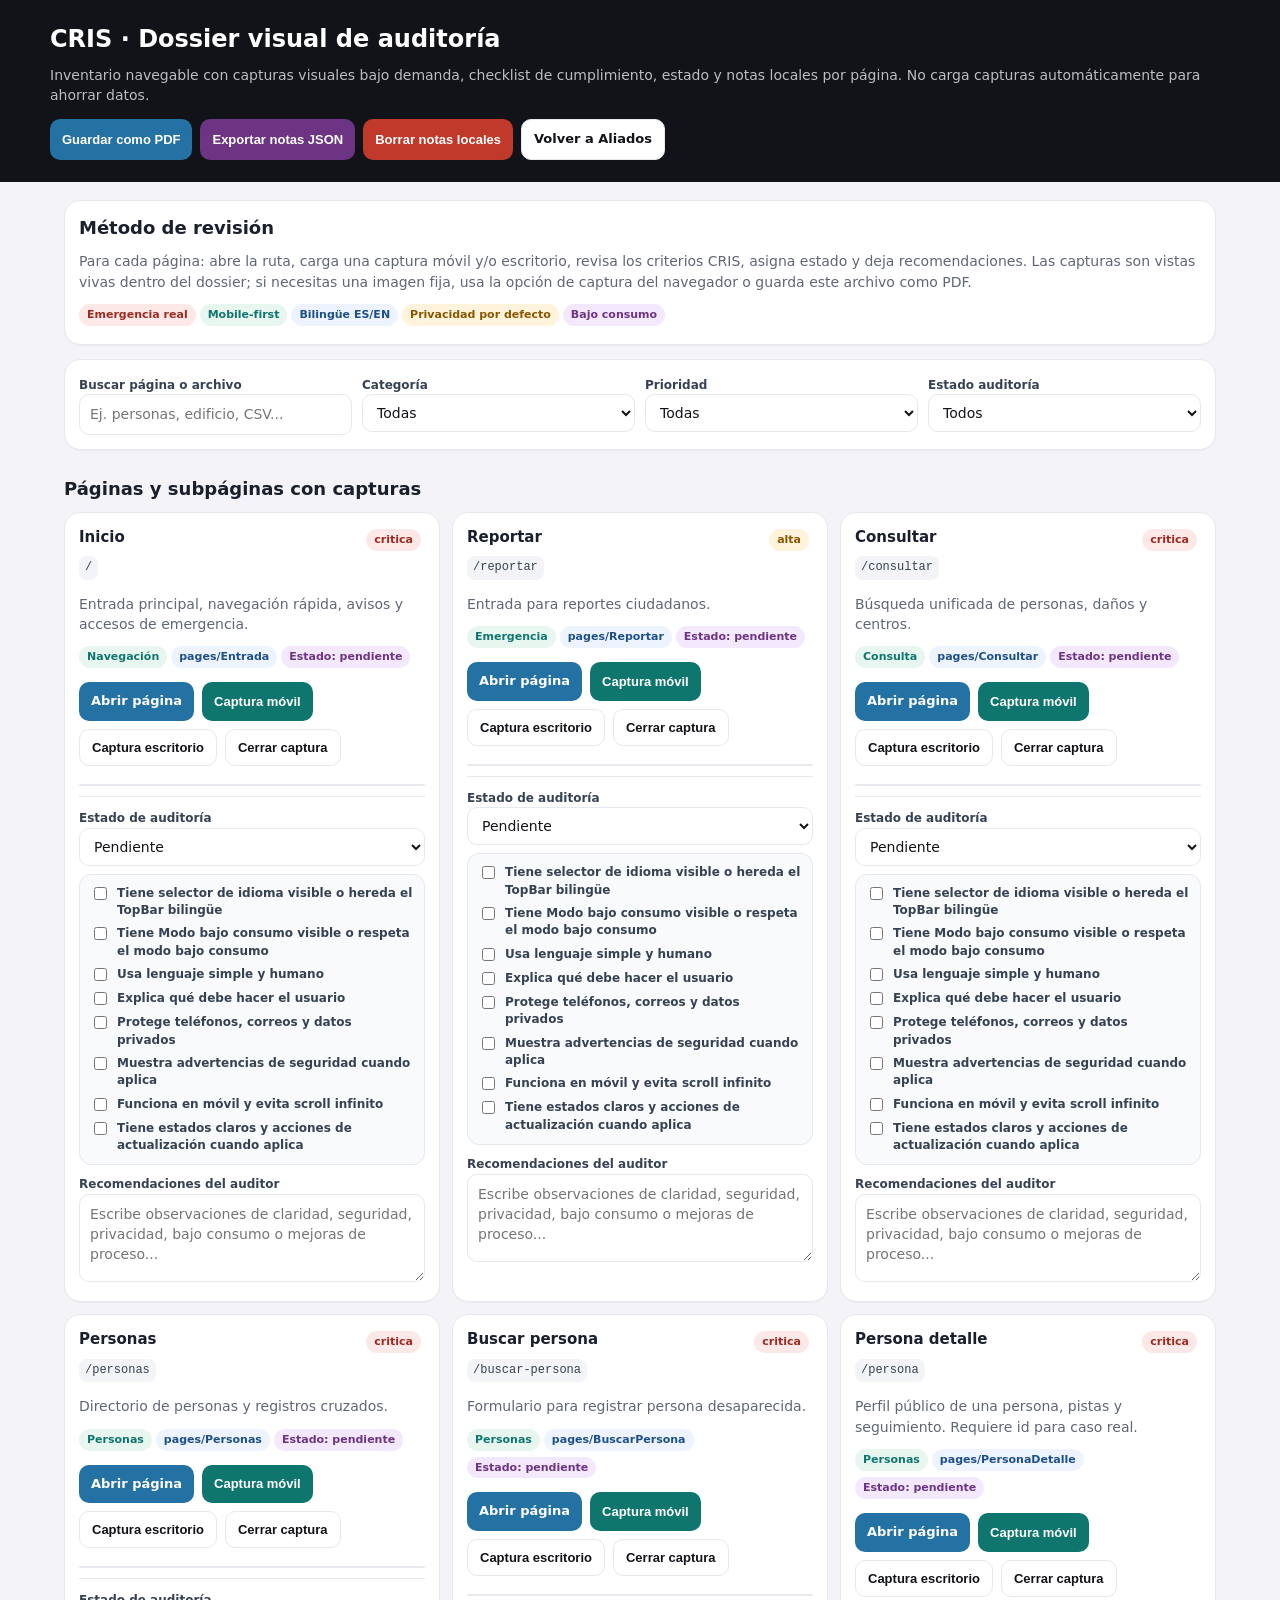
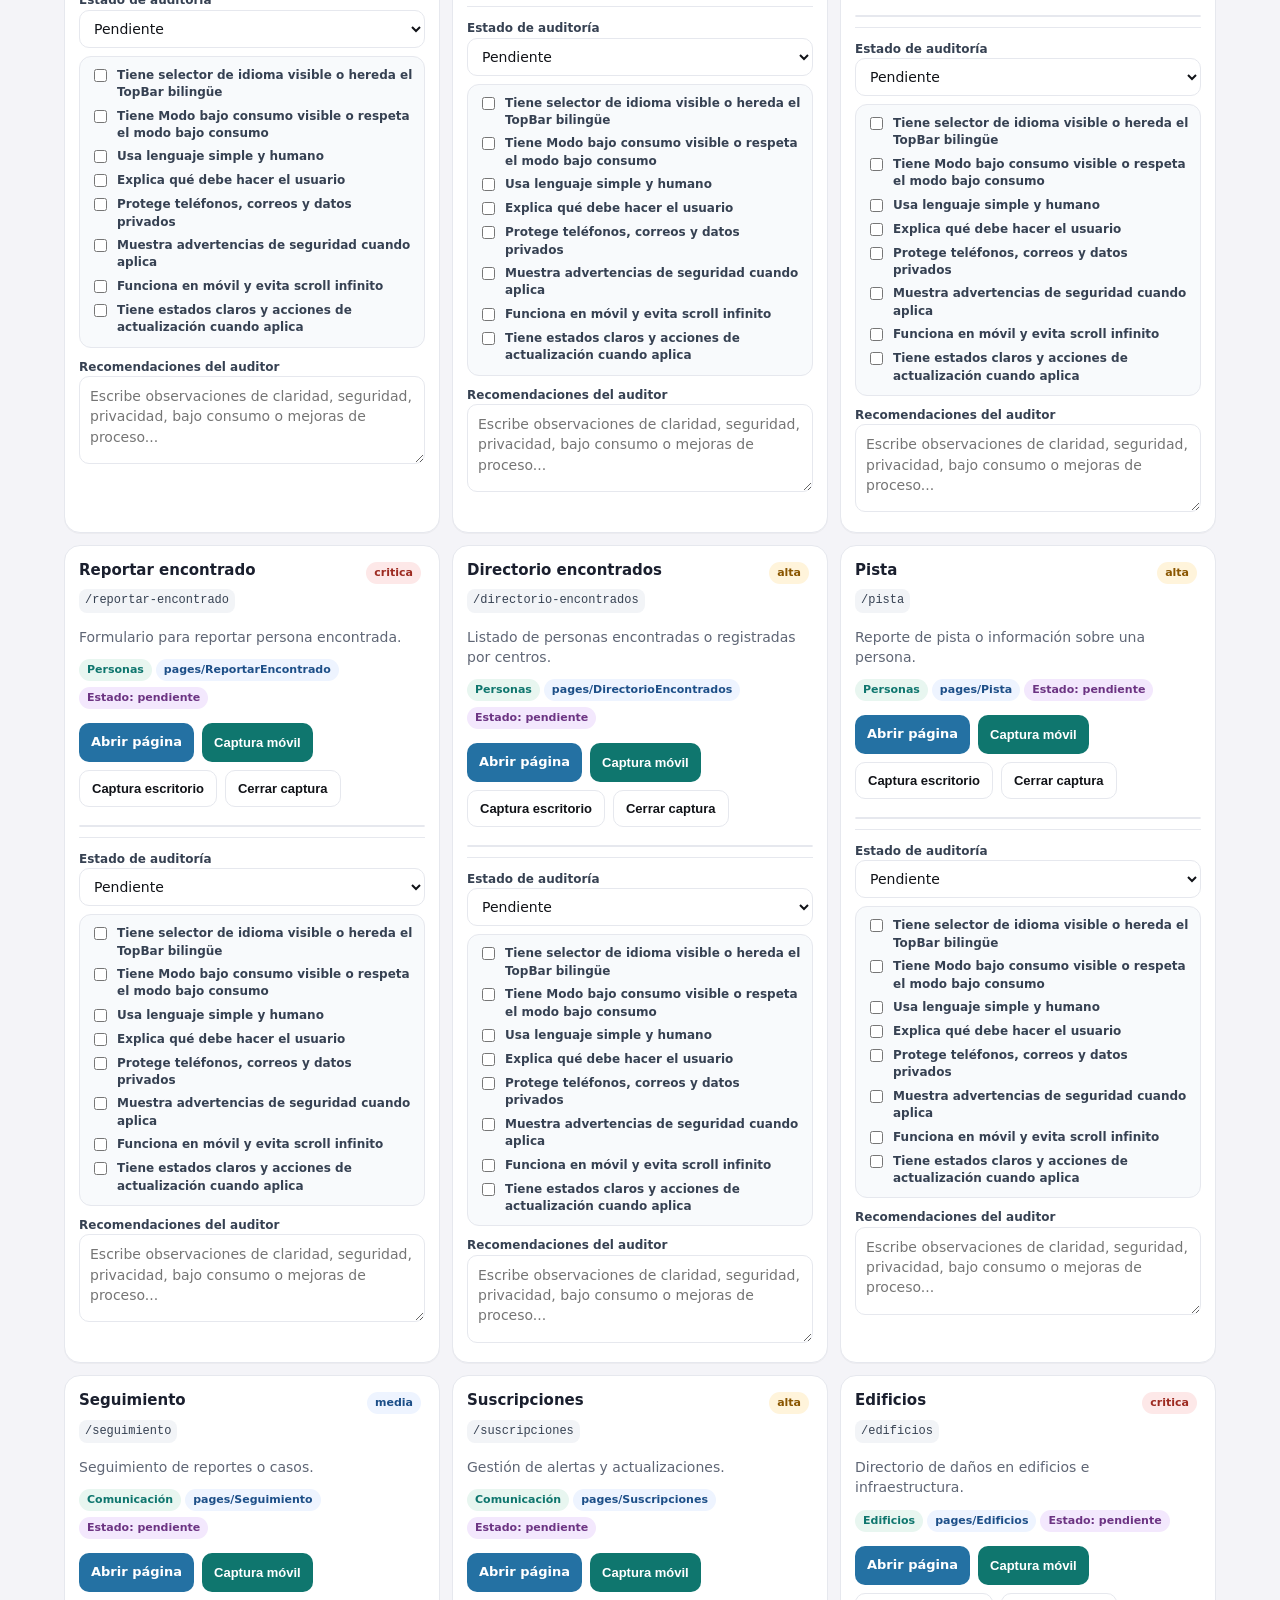
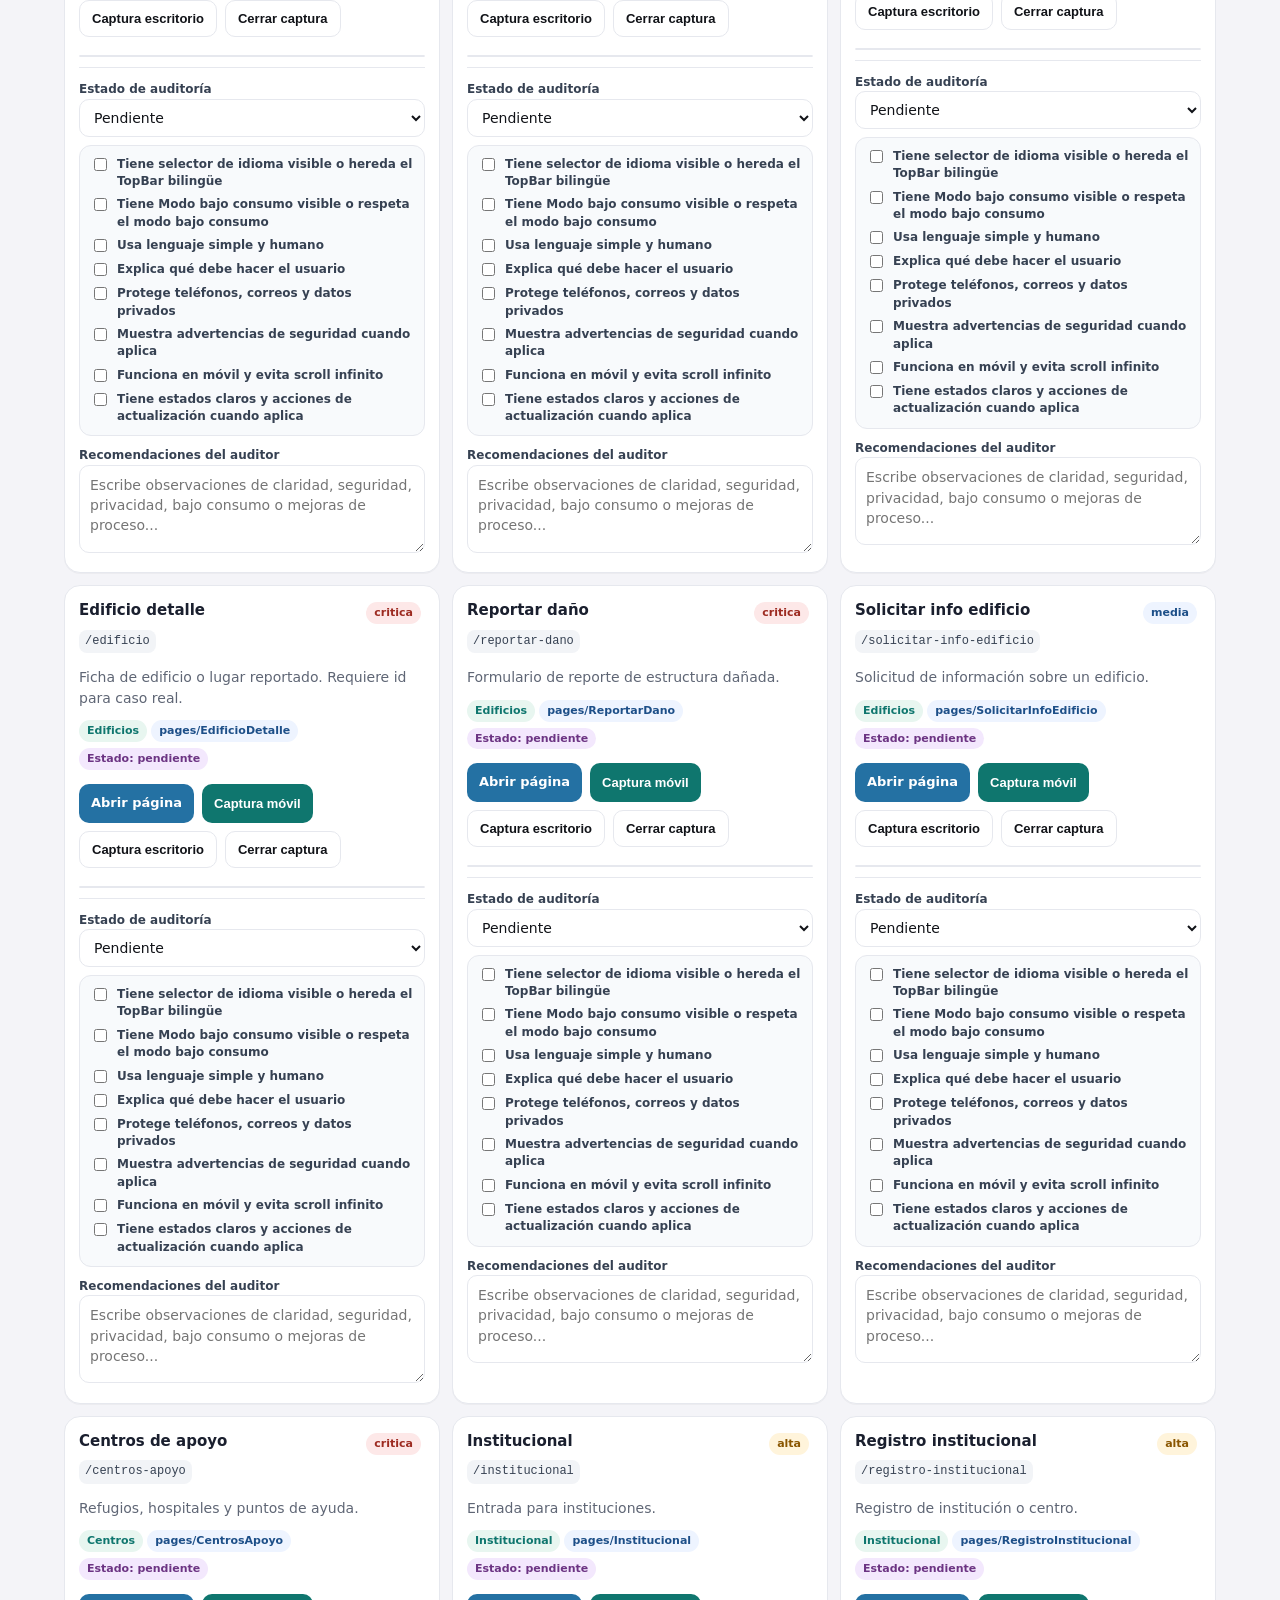
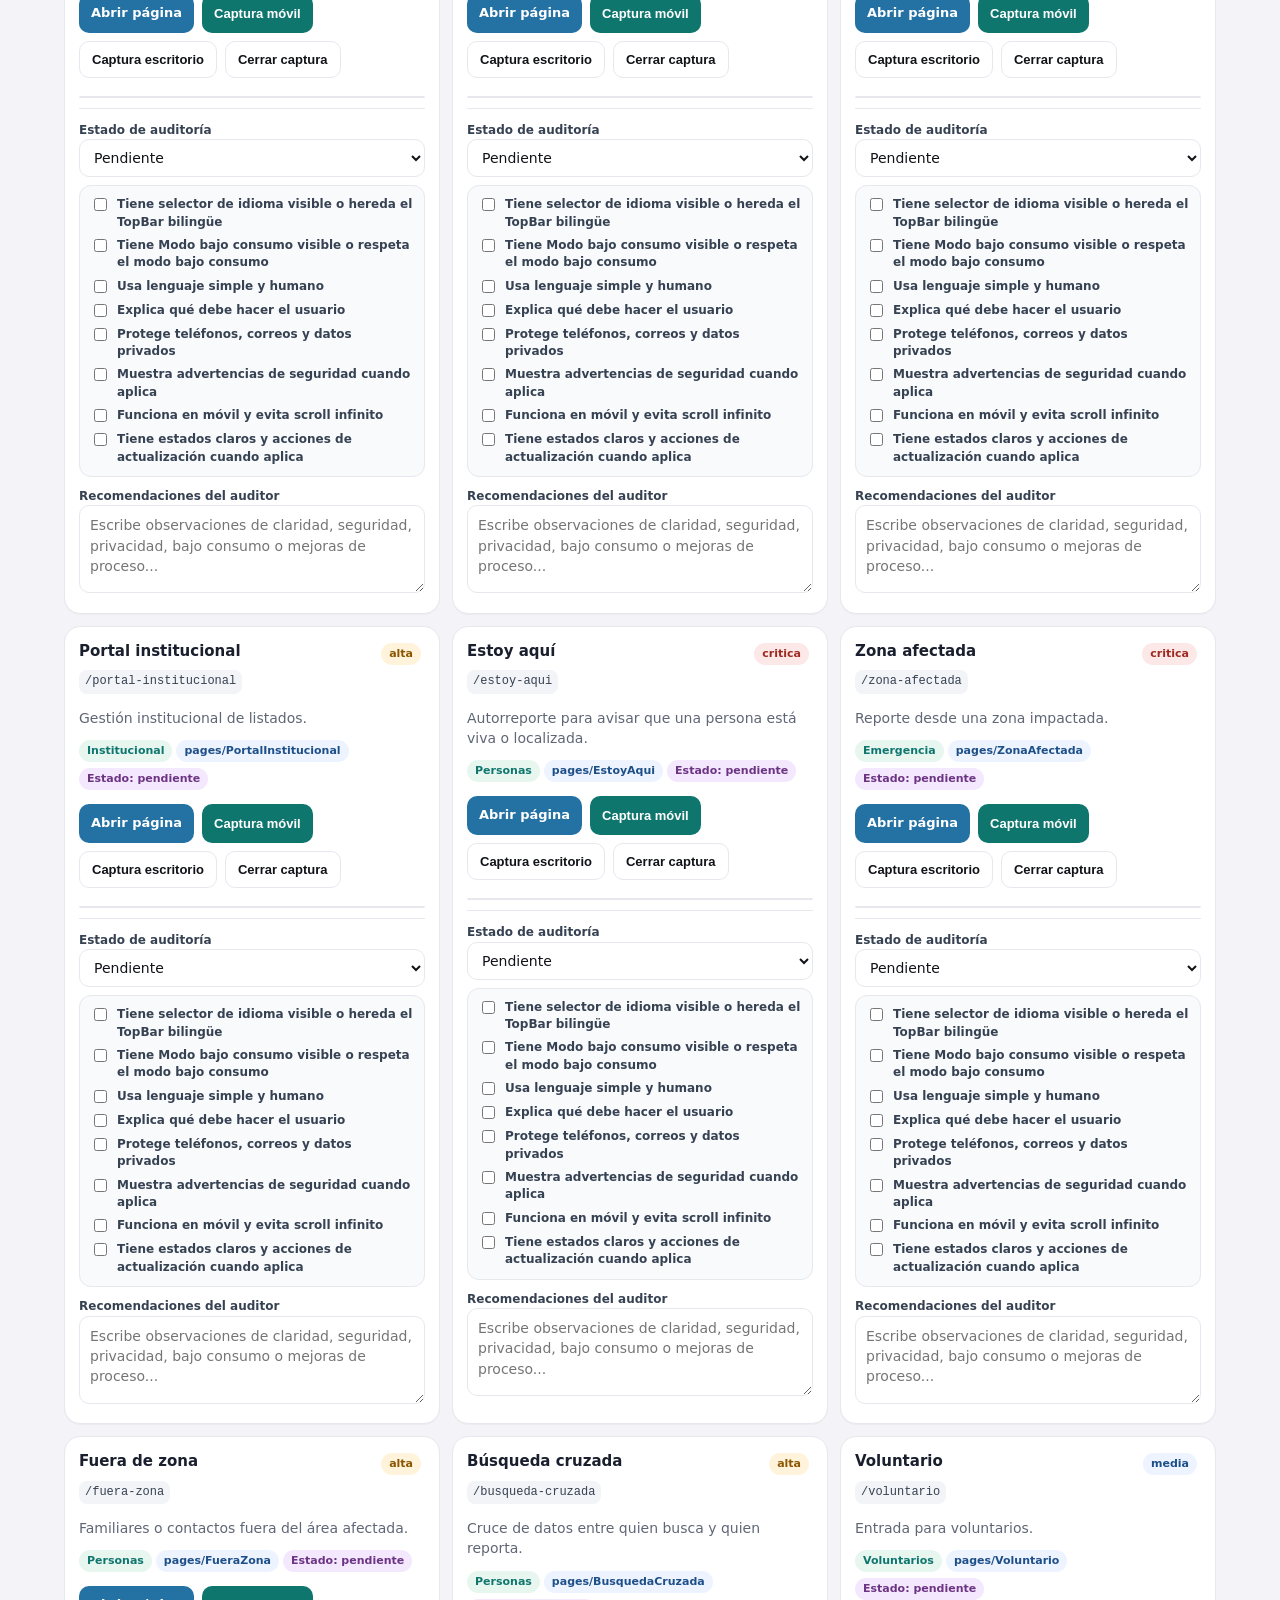
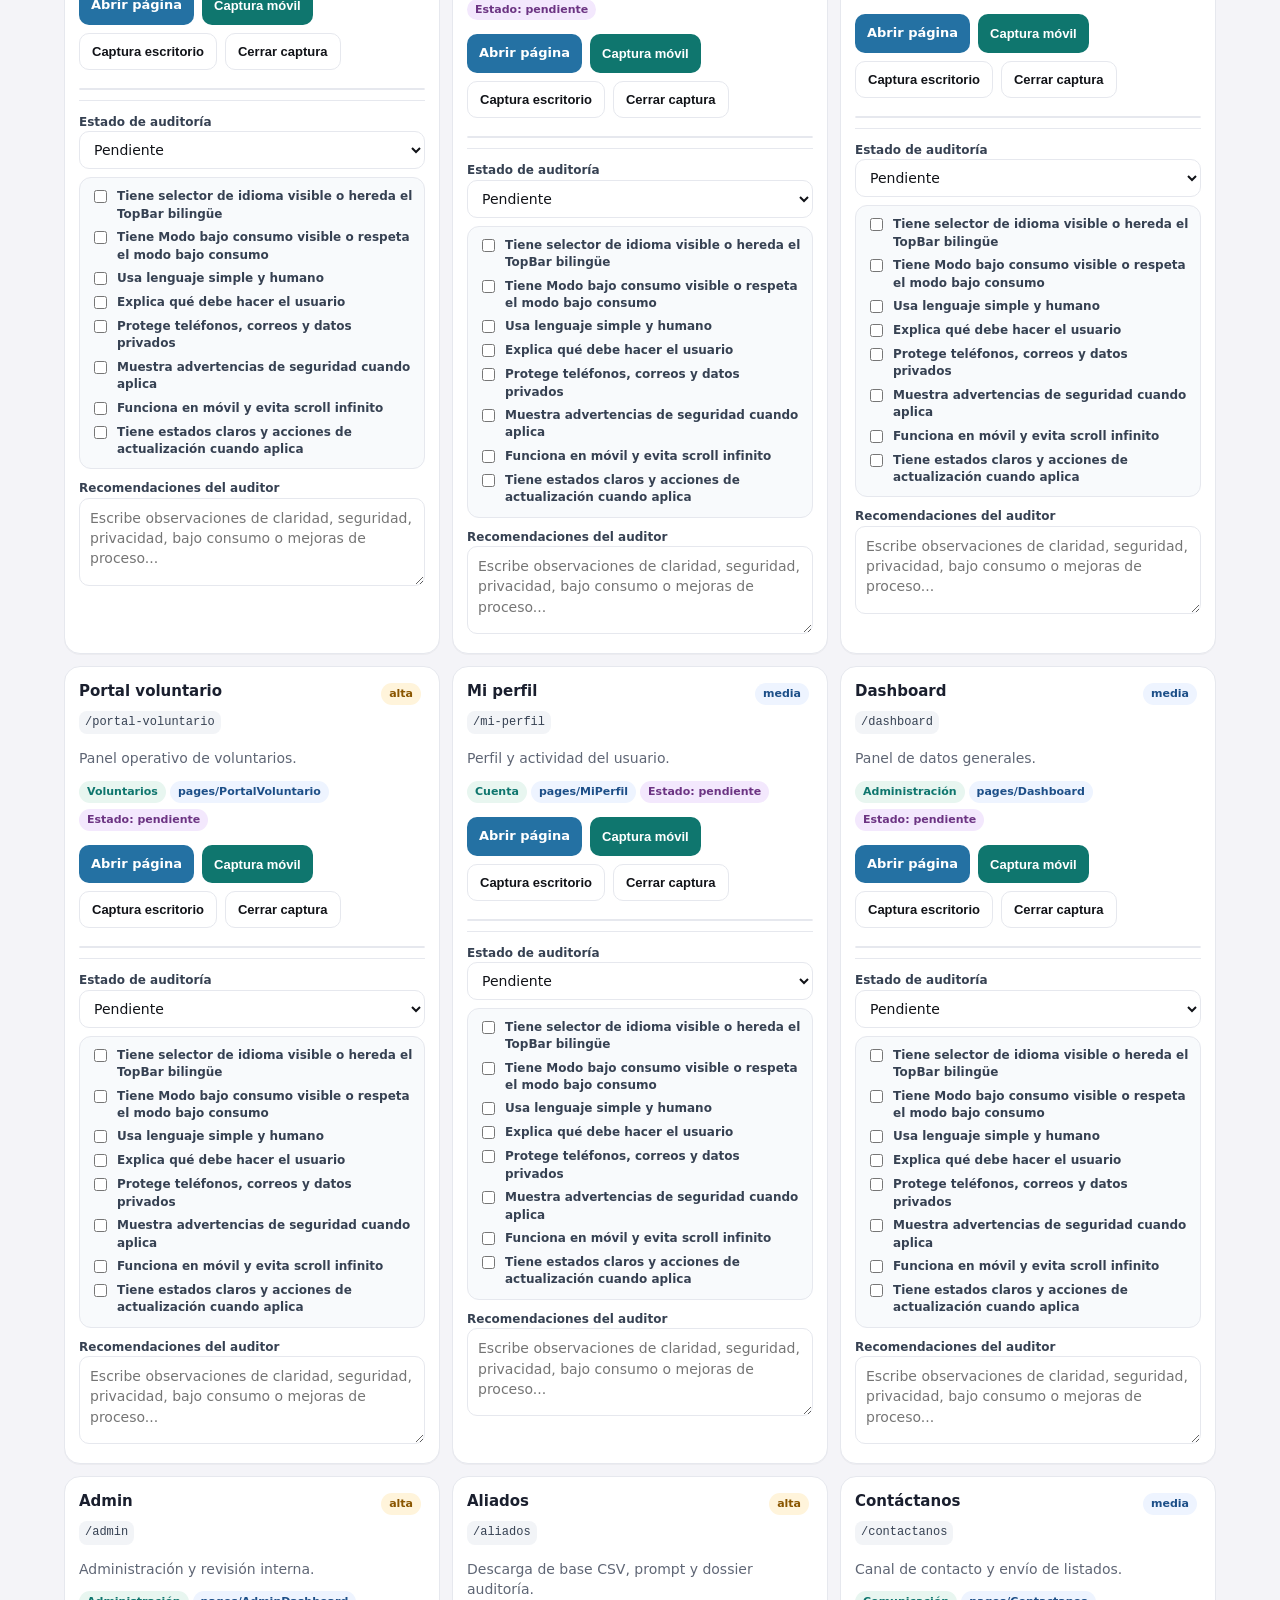
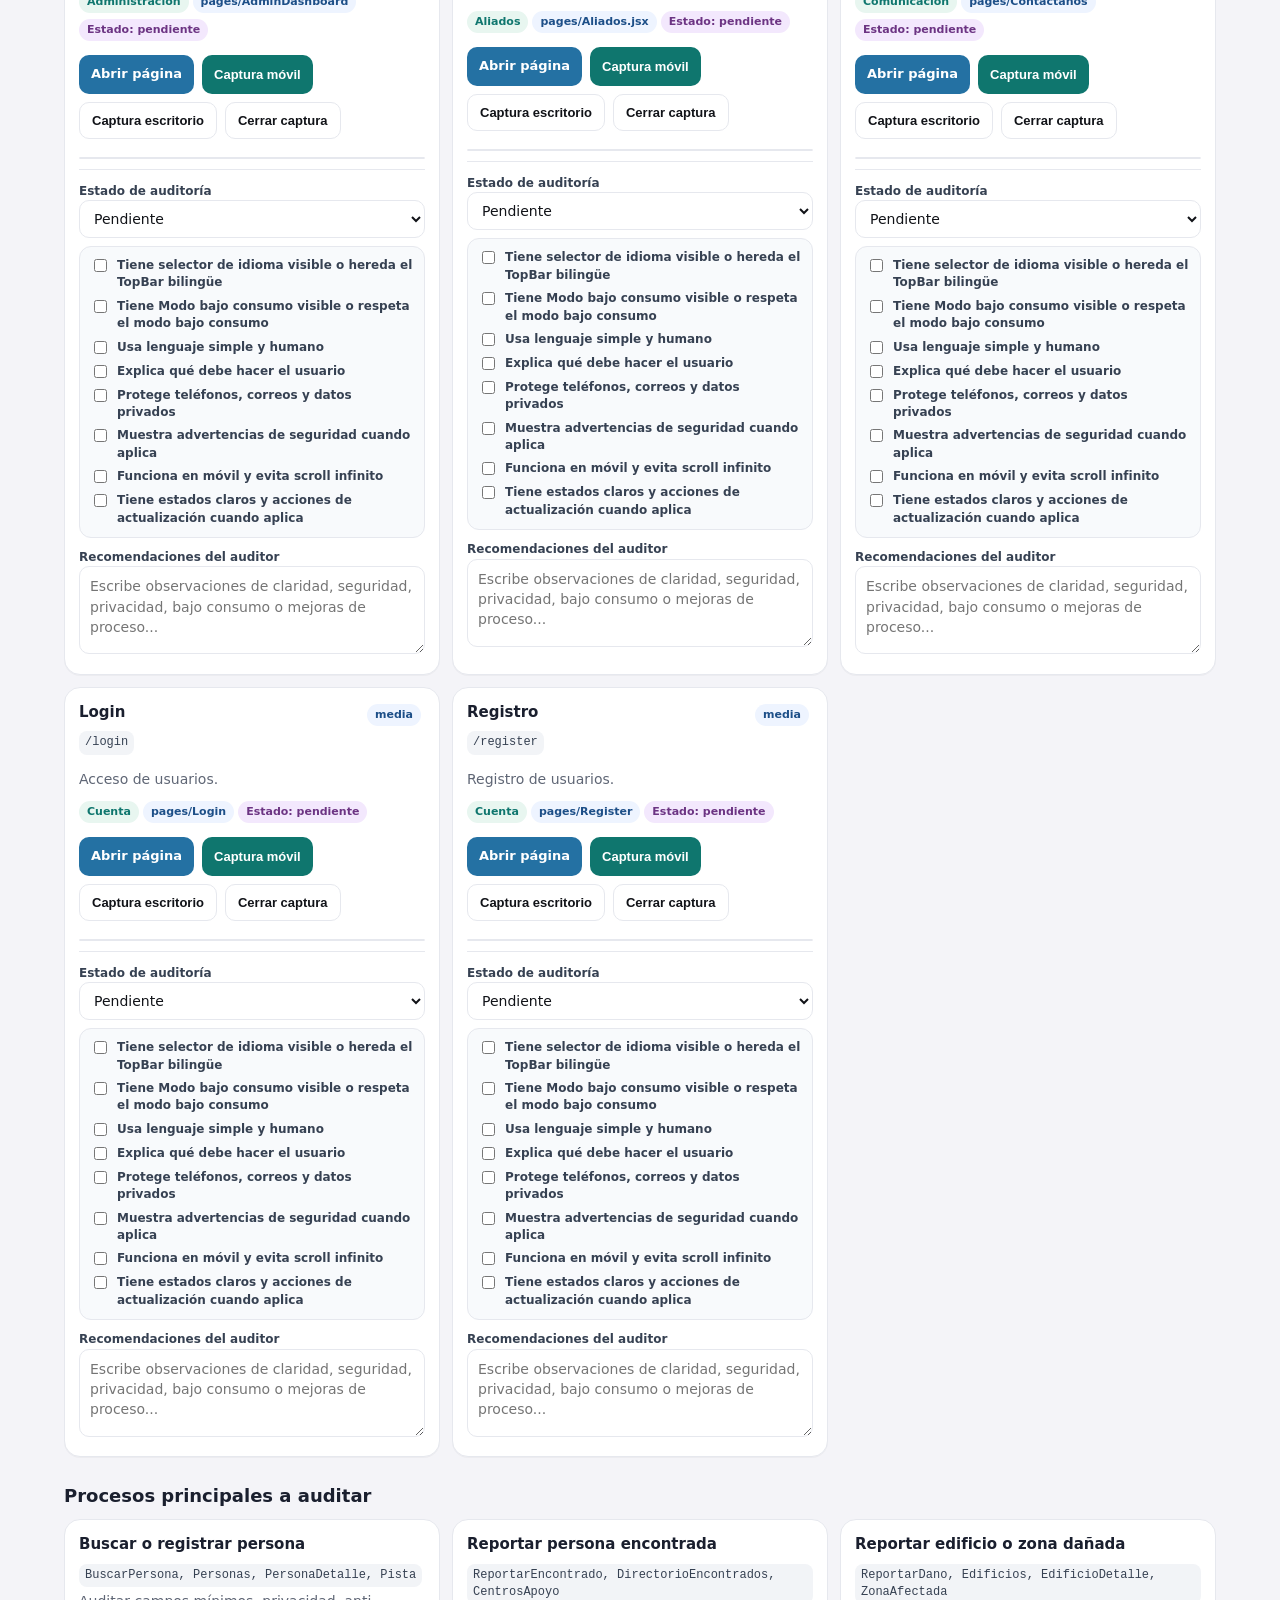
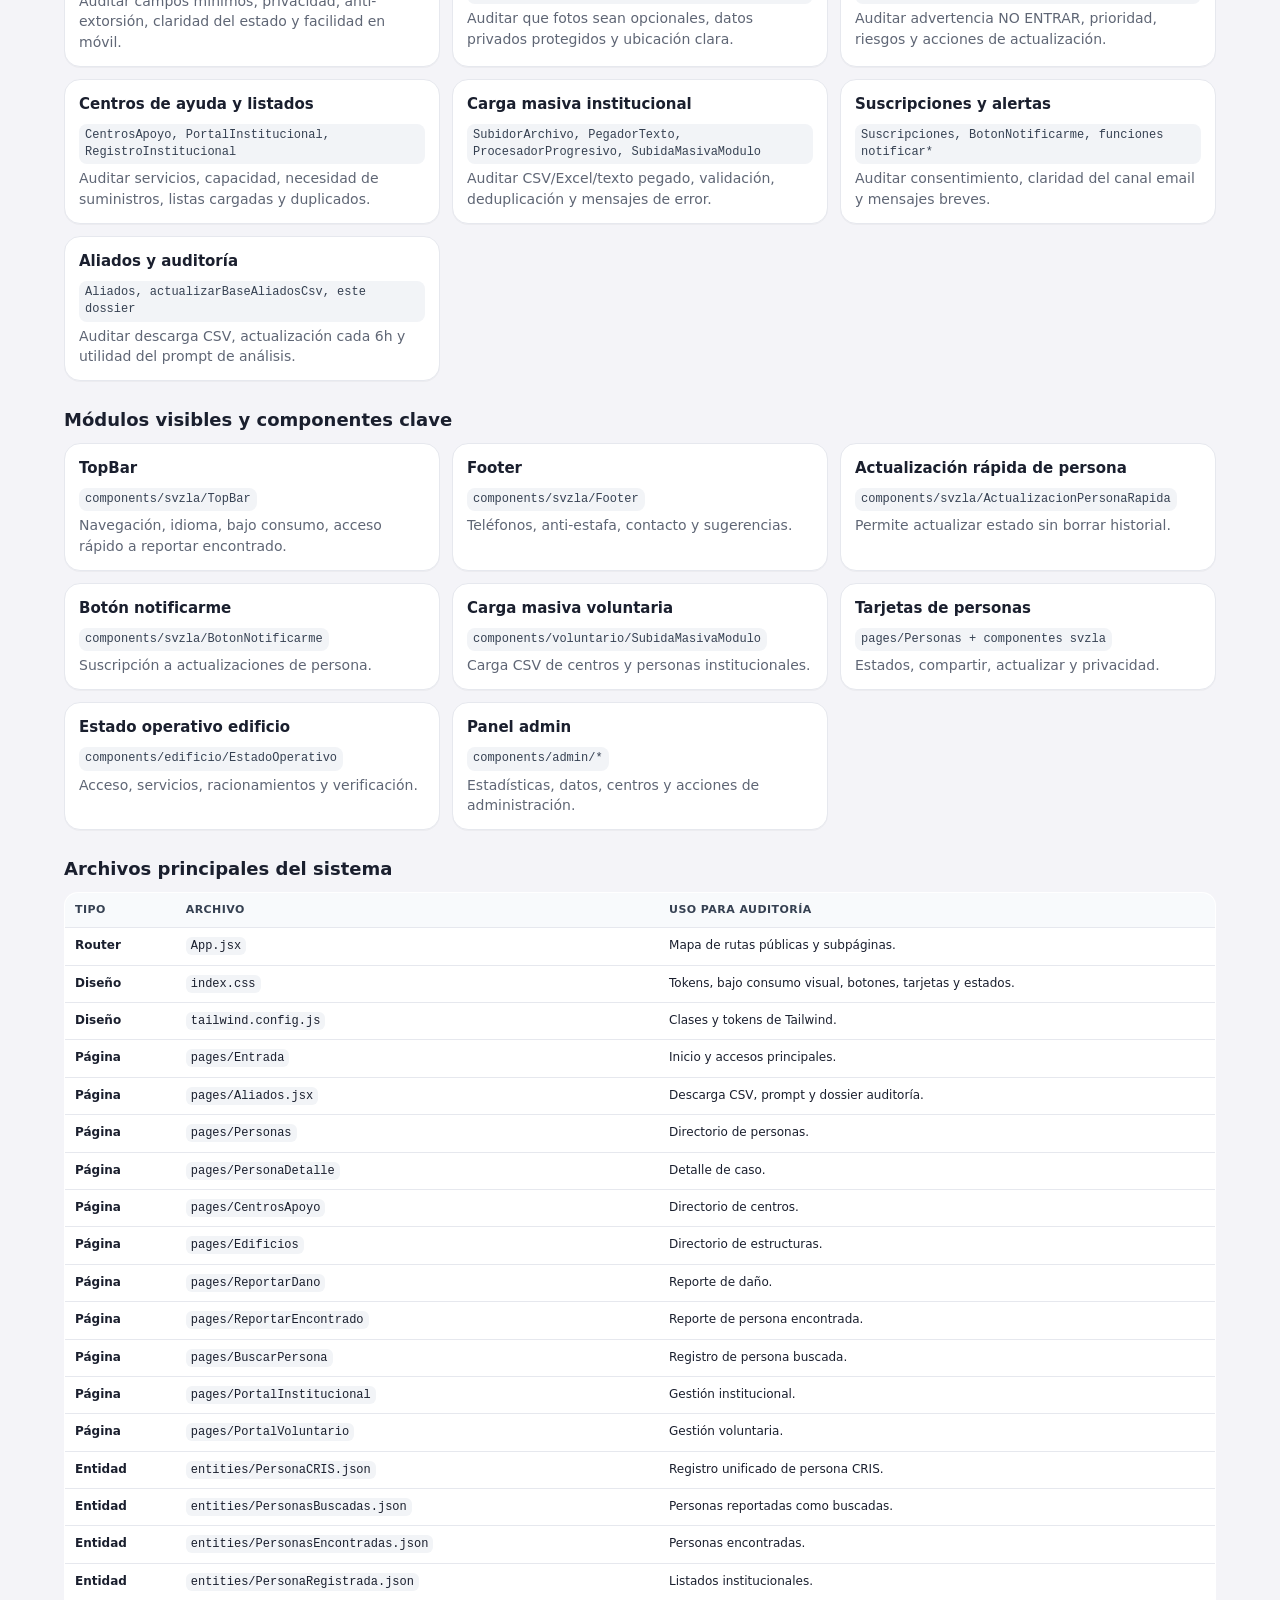
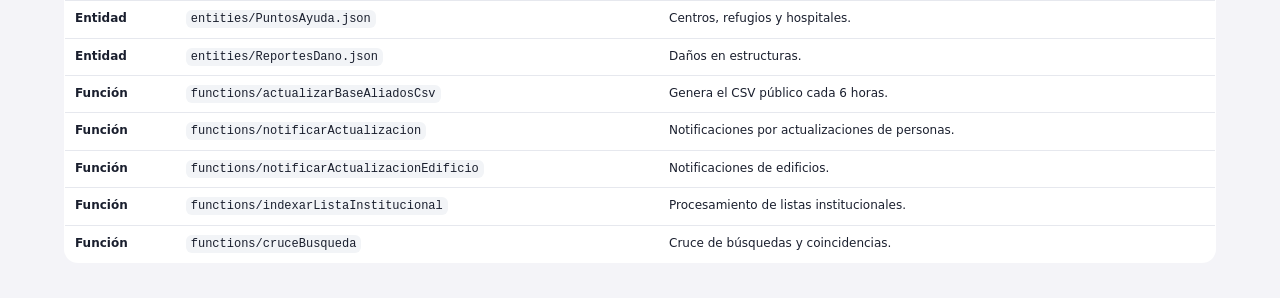
<file: public/auditoria_cris_visual.html>
<!doctype html>
<html lang="es">
<head>
  <meta charset="utf-8" />
  <meta name="viewport" content="width=device-width, initial-scale=1" />
  <title>CRIS · Dossier visual de auditoría</title>
  <style>
    :root { --bg:#f4f4f8; --card:#fff; --ink:#1a1f2e; --muted:#5f6675; --line:#e6e8ee; --blue:#2471A3; --green:#0F766E; --red:#C0392B; --amber:#B7791F; --purple:#6C3483; }
    * { box-sizing:border-box; }
    body { margin:0; background:var(--bg); color:var(--ink); font-family:-apple-system,BlinkMacSystemFont,"Segoe UI",system-ui,sans-serif; font-size:14px; line-height:1.45; }
    header { background:#111318; color:#fff; padding:22px 16px; }
    main { max-width:1180px; margin:0 auto; padding:18px 14px 60px; }
    h1 { margin:0 0 8px; font-size:24px; }
    h2 { font-size:18px; margin:26px 0 10px; }
    h3 { font-size:15px; margin:0 0 6px; }
    p { margin:0; color:var(--muted); }
    label { font-size:12px; font-weight:800; color:#364152; }
    select, input, textarea { width:100%; border:1px solid var(--line); border-radius:10px; padding:9px 10px; background:#fff; color:#111318; font:inherit; }
    textarea { min-height:88px; resize:vertical; }
    .hero { max-width:1180px; margin:0 auto; }
    .toolbar { display:flex; gap:8px; flex-wrap:wrap; margin-top:14px; }
    .btn { border:0; border-radius:10px; padding:10px 12px; font-weight:900; cursor:pointer; color:#fff; background:var(--blue); text-decoration:none; display:inline-flex; align-items:center; gap:6px; font-size:13px; }
    .btn.secondary { background:#fff; color:#111318; border:1px solid var(--line); }
    .btn.green { background:var(--green); }
    .btn.red { background:var(--red); }
    .btn.purple { background:var(--purple); }
    .grid { display:grid; grid-template-columns:repeat(auto-fit,minmax(300px,1fr)); gap:12px; }
    .card { background:var(--card); border:1px solid var(--line); border-radius:16px; padding:14px; box-shadow:0 1px 0 rgba(0,0,0,.03); }
    .page-card { display:flex; flex-direction:column; gap:10px; }
    .top-row { display:flex; align-items:flex-start; justify-content:space-between; gap:10px; }
    .tag { display:inline-block; border-radius:999px; padding:3px 8px; font-size:11px; font-weight:900; background:#eef4ff; color:#1d4f88; margin:2px 4px 4px 0; }
    .tag.green { background:#e8f6f0; color:#0f766e; }
    .tag.red { background:#fde8e8; color:#9d2b21; }
    .tag.amber { background:#fff4db; color:#8a5600; }
    .tag.purple { background:#f3e8fd; color:#6C3483; }
    .muted { color:var(--muted); font-size:12px; }
    .route { font-family:ui-monospace,SFMono-Regular,Menlo,monospace; font-size:12px; color:#364152; background:#f2f4f7; border-radius:8px; padding:3px 6px; display:inline-block; margin:2px 0 4px; }
    .preview { margin-top:8px; border:1px solid var(--line); border-radius:12px; overflow:auto; background:#f8fafc; min-height:0; }
    .frame-mobile { width:390px; height:720px; border:0; background:#fff; display:block; margin:0 auto; }
    .frame-desktop { width:1024px; height:720px; border:0; background:#fff; display:block; }
    .filters { display:grid; grid-template-columns:repeat(auto-fit,minmax(180px,1fr)); gap:10px; margin:14px 0; }
    .audit-fields { display:grid; grid-template-columns:1fr; gap:8px; border-top:1px solid var(--line); padding-top:10px; }
    .checklist { display:grid; gap:6px; background:#f8fafc; border:1px solid var(--line); border-radius:12px; padding:10px; }
    .checkline { display:flex; align-items:flex-start; gap:7px; font-size:12px; color:#364152; }
    .checkline input { width:auto; margin-top:2px; }
    details { background:#fff; border:1px solid var(--line); border-radius:14px; padding:12px 14px; margin-bottom:8px; }
    summary { cursor:pointer; font-weight:900; }
    table { width:100%; border-collapse:collapse; background:#fff; border-radius:14px; overflow:hidden; border:1px solid var(--line); }
    th,td { padding:9px 10px; border-bottom:1px solid var(--line); text-align:left; vertical-align:top; font-size:12px; }
    th { background:#f8fafc; color:#364152; font-size:11px; text-transform:uppercase; letter-spacing:.04em; }
    code { background:#f2f4f7; border-radius:6px; padding:2px 5px; }
    .empty { display:none; text-align:center; padding:24px; background:#fff; border:1px dashed var(--line); border-radius:16px; color:var(--muted); }
    @media print { .toolbar,.filters,.preview-actions,.audit-fields textarea,.audit-fields select { display:none !important; } body { background:#fff; } .card,details,table { break-inside:avoid; } .preview iframe { max-width:100%; } }
  </style>
</head>
<body>
  <header>
    <div class="hero">
      <h1>CRIS · Dossier visual de auditoría</h1>
      <p style="color:rgba(255,255,255,.72)">Inventario navegable con capturas visuales bajo demanda, checklist de cumplimiento, estado y notas locales por página. No carga capturas automáticamente para ahorrar datos.</p>
      <div class="toolbar">
        <button class="btn" onclick="window.print()">Guardar como PDF</button>
        <button class="btn purple" onclick="exportNotes()">Exportar notas JSON</button>
        <button class="btn red" onclick="clearAudit()">Borrar notas locales</button>
        <a class="btn secondary" href="/aliados">Volver a Aliados</a>
      </div>
    </div>
  </header>
  <main>
    <section class="card">
      <h2 style="margin-top:0">Método de revisión</h2>
      <p>Para cada página: abre la ruta, carga una captura móvil y/o escritorio, revisa los criterios CRIS, asigna estado y deja recomendaciones. Las capturas son vistas vivas dentro del dossier; si necesitas una imagen fija, usa la opción de captura del navegador o guarda este archivo como PDF.</p>
      <div style="margin-top:10px">
        <span class="tag red">Emergencia real</span><span class="tag green">Mobile-first</span><span class="tag">Bilingüe ES/EN</span><span class="tag amber">Privacidad por defecto</span><span class="tag purple">Bajo consumo</span>
      </div>
    </section>

    <section class="filters card">
      <div><label>Buscar página o archivo</label><input id="q" placeholder="Ej. personas, edificio, CSV..." oninput="renderPages()" /></div>
      <div><label>Categoría</label><select id="category" onchange="renderPages()"><option value="">Todas</option></select></div>
      <div><label>Prioridad</label><select id="priority" onchange="renderPages()"><option value="">Todas</option><option value="critica">Crítica</option><option value="alta">Alta</option><option value="media">Media</option></select></div>
      <div><label>Estado auditoría</label><select id="auditFilter" onchange="renderPages()"><option value="">Todos</option><option value="pendiente">Pendiente</option><option value="cumple">Cumple</option><option value="ajuste">Requiere ajuste</option><option value="critico">Crítico</option></select></div>
    </section>

    <h2>Páginas y subpáginas con capturas</h2>
    <div id="pages" class="grid"></div>
    <div id="empty" class="empty">No hay resultados para estos filtros.</div>

    <h2>Procesos principales a auditar</h2>
    <div id="processes" class="grid"></div>

    <h2>Módulos visibles y componentes clave</h2>
    <div id="modules" class="grid"></div>

    <h2>Archivos principales del sistema</h2>
    <table>
      <thead><tr><th>Tipo</th><th>Archivo</th><th>Uso para auditoría</th></tr></thead>
      <tbody id="files"></tbody>
    </table>
  </main>

  <script>
    const checklist = [
      'Tiene selector de idioma visible o hereda el TopBar bilingüe',
      'Tiene Modo bajo consumo visible o respeta el modo bajo consumo',
      'Usa lenguaje simple y humano',
      'Explica qué debe hacer el usuario',
      'Protege teléfonos, correos y datos privados',
      'Muestra advertencias de seguridad cuando aplica',
      'Funciona en móvil y evita scroll infinito',
      'Tiene estados claros y acciones de actualización cuando aplica'
    ];

    const pages = [
      {name:'Inicio', route:'/', category:'Navegación', priority:'critica', file:'pages/Entrada', purpose:'Entrada principal, navegación rápida, avisos y accesos de emergencia.'},
      {name:'Reportar', route:'/reportar', category:'Emergencia', priority:'alta', file:'pages/Reportar', purpose:'Entrada para reportes ciudadanos.'},
      {name:'Consultar', route:'/consultar', category:'Consulta', priority:'critica', file:'pages/Consultar', purpose:'Búsqueda unificada de personas, daños y centros.'},
      {name:'Personas', route:'/personas', category:'Personas', priority:'critica', file:'pages/Personas', purpose:'Directorio de personas y registros cruzados.'},
      {name:'Buscar persona', route:'/buscar-persona', category:'Personas', priority:'critica', file:'pages/BuscarPersona', purpose:'Formulario para registrar persona desaparecida.'},
      {name:'Persona detalle', route:'/persona', category:'Personas', priority:'critica', file:'pages/PersonaDetalle', purpose:'Perfil público de una persona, pistas y seguimiento. Requiere id para caso real.'},
      {name:'Reportar encontrado', route:'/reportar-encontrado', category:'Personas', priority:'critica', file:'pages/ReportarEncontrado', purpose:'Formulario para reportar persona encontrada.'},
      {name:'Directorio encontrados', route:'/directorio-encontrados', category:'Personas', priority:'alta', file:'pages/DirectorioEncontrados', purpose:'Listado de personas encontradas o registradas por centros.'},
      {name:'Pista', route:'/pista', category:'Personas', priority:'alta', file:'pages/Pista', purpose:'Reporte de pista o información sobre una persona.'},
      {name:'Seguimiento', route:'/seguimiento', category:'Comunicación', priority:'media', file:'pages/Seguimiento', purpose:'Seguimiento de reportes o casos.'},
      {name:'Suscripciones', route:'/suscripciones', category:'Comunicación', priority:'alta', file:'pages/Suscripciones', purpose:'Gestión de alertas y actualizaciones.'},
      {name:'Edificios', route:'/edificios', category:'Edificios', priority:'critica', file:'pages/Edificios', purpose:'Directorio de daños en edificios e infraestructura.'},
      {name:'Edificio detalle', route:'/edificio', category:'Edificios', priority:'critica', file:'pages/EdificioDetalle', purpose:'Ficha de edificio o lugar reportado. Requiere id para caso real.'},
      {name:'Reportar daño', route:'/reportar-dano', category:'Edificios', priority:'critica', file:'pages/ReportarDano', purpose:'Formulario de reporte de estructura dañada.'},
      {name:'Solicitar info edificio', route:'/solicitar-info-edificio', category:'Edificios', priority:'media', file:'pages/SolicitarInfoEdificio', purpose:'Solicitud de información sobre un edificio.'},
      {name:'Centros de apoyo', route:'/centros-apoyo', category:'Centros', priority:'critica', file:'pages/CentrosApoyo', purpose:'Refugios, hospitales y puntos de ayuda.'},
      {name:'Institucional', route:'/institucional', category:'Institucional', priority:'alta', file:'pages/Institucional', purpose:'Entrada para instituciones.'},
      {name:'Registro institucional', route:'/registro-institucional', category:'Institucional', priority:'alta', file:'pages/RegistroInstitucional', purpose:'Registro de institución o centro.'},
      {name:'Portal institucional', route:'/portal-institucional', category:'Institucional', priority:'alta', file:'pages/PortalInstitucional', purpose:'Gestión institucional de listados.'},
      {name:'Estoy aquí', route:'/estoy-aqui', category:'Personas', priority:'critica', file:'pages/EstoyAqui', purpose:'Autorreporte para avisar que una persona está viva o localizada.'},
      {name:'Zona afectada', route:'/zona-afectada', category:'Emergencia', priority:'critica', file:'pages/ZonaAfectada', purpose:'Reporte desde una zona impactada.'},
      {name:'Fuera de zona', route:'/fuera-zona', category:'Personas', priority:'alta', file:'pages/FueraZona', purpose:'Familiares o contactos fuera del área afectada.'},
      {name:'Búsqueda cruzada', route:'/busqueda-cruzada', category:'Personas', priority:'alta', file:'pages/BusquedaCruzada', purpose:'Cruce de datos entre quien busca y quien reporta.'},
      {name:'Voluntario', route:'/voluntario', category:'Voluntarios', priority:'media', file:'pages/Voluntario', purpose:'Entrada para voluntarios.'},
      {name:'Portal voluntario', route:'/portal-voluntario', category:'Voluntarios', priority:'alta', file:'pages/PortalVoluntario', purpose:'Panel operativo de voluntarios.'},
      {name:'Mi perfil', route:'/mi-perfil', category:'Cuenta', priority:'media', file:'pages/MiPerfil', purpose:'Perfil y actividad del usuario.'},
      {name:'Dashboard', route:'/dashboard', category:'Administración', priority:'media', file:'pages/Dashboard', purpose:'Panel de datos generales.'},
      {name:'Admin', route:'/admin', category:'Administración', priority:'alta', file:'pages/AdminDashboard', purpose:'Administración y revisión interna.'},
      {name:'Aliados', route:'/aliados', category:'Aliados', priority:'alta', file:'pages/Aliados.jsx', purpose:'Descarga de base CSV, prompt y dossier auditoría.'},
      {name:'Contáctanos', route:'/contactanos', category:'Comunicación', priority:'media', file:'pages/Contactanos', purpose:'Canal de contacto y envío de listados.'},
      {name:'Login', route:'/login', category:'Cuenta', priority:'media', file:'pages/Login', purpose:'Acceso de usuarios.'},
      {name:'Registro', route:'/register', category:'Cuenta', priority:'media', file:'pages/Register', purpose:'Registro de usuarios.'}
    ];

    const processes = [
      ['Buscar o registrar persona', 'BuscarPersona, Personas, PersonaDetalle, Pista', 'Auditar campos mínimos, privacidad, anti-extorsión, claridad del estado y facilidad en móvil.'],
      ['Reportar persona encontrada', 'ReportarEncontrado, DirectorioEncontrados, CentrosApoyo', 'Auditar que fotos sean opcionales, datos privados protegidos y ubicación clara.'],
      ['Reportar edificio o zona dañada', 'ReportarDano, Edificios, EdificioDetalle, ZonaAfectada', 'Auditar advertencia NO ENTRAR, prioridad, riesgos y acciones de actualización.'],
      ['Centros de ayuda y listados', 'CentrosApoyo, PortalInstitucional, RegistroInstitucional', 'Auditar servicios, capacidad, necesidad de suministros, listas cargadas y duplicados.'],
      ['Carga masiva institucional', 'SubidorArchivo, PegadorTexto, ProcesadorProgresivo, SubidaMasivaModulo', 'Auditar CSV/Excel/texto pegado, validación, deduplicación y mensajes de error.'],
      ['Suscripciones y alertas', 'Suscripciones, BotonNotificarme, funciones notificar*', 'Auditar consentimiento, claridad del canal email y mensajes breves.'],
      ['Aliados y auditoría', 'Aliados, actualizarBaseAliadosCsv, este dossier', 'Auditar descarga CSV, actualización cada 6h y utilidad del prompt de análisis.']
    ];

    const modules = [
      ['TopBar', 'components/svzla/TopBar', 'Navegación, idioma, bajo consumo, acceso rápido a reportar encontrado.'],
      ['Footer', 'components/svzla/Footer', 'Teléfonos, anti-estafa, contacto y sugerencias.'],
      ['Actualización rápida de persona', 'components/svzla/ActualizacionPersonaRapida', 'Permite actualizar estado sin borrar historial.'],
      ['Botón notificarme', 'components/svzla/BotonNotificarme', 'Suscripción a actualizaciones de persona.'],
      ['Carga masiva voluntaria', 'components/voluntario/SubidaMasivaModulo', 'Carga CSV de centros y personas institucionales.'],
      ['Tarjetas de personas', 'pages/Personas + componentes svzla', 'Estados, compartir, actualizar y privacidad.'],
      ['Estado operativo edificio', 'components/edificio/EstadoOperativo', 'Acceso, servicios, racionamientos y verificación.'],
      ['Panel admin', 'components/admin/*', 'Estadísticas, datos, centros y acciones de administración.']
    ];

    const files = [
      ['Router', 'App.jsx', 'Mapa de rutas públicas y subpáginas.'], ['Diseño', 'index.css', 'Tokens, bajo consumo visual, botones, tarjetas y estados.'], ['Diseño', 'tailwind.config.js', 'Clases y tokens de Tailwind.'],
      ['Página', 'pages/Entrada', 'Inicio y accesos principales.'], ['Página', 'pages/Aliados.jsx', 'Descarga CSV, prompt y dossier auditoría.'], ['Página', 'pages/Personas', 'Directorio de personas.'], ['Página', 'pages/PersonaDetalle', 'Detalle de caso.'], ['Página', 'pages/CentrosApoyo', 'Directorio de centros.'], ['Página', 'pages/Edificios', 'Directorio de estructuras.'], ['Página', 'pages/ReportarDano', 'Reporte de daño.'], ['Página', 'pages/ReportarEncontrado', 'Reporte de persona encontrada.'], ['Página', 'pages/BuscarPersona', 'Registro de persona buscada.'], ['Página', 'pages/PortalInstitucional', 'Gestión institucional.'], ['Página', 'pages/PortalVoluntario', 'Gestión voluntaria.'],
      ['Entidad', 'entities/PersonaCRIS.json', 'Registro unificado de persona CRIS.'], ['Entidad', 'entities/PersonasBuscadas.json', 'Personas reportadas como buscadas.'], ['Entidad', 'entities/PersonasEncontradas.json', 'Personas encontradas.'], ['Entidad', 'entities/PersonaRegistrada.json', 'Listados institucionales.'], ['Entidad', 'entities/PuntosAyuda.json', 'Centros, refugios y hospitales.'], ['Entidad', 'entities/ReportesDano.json', 'Daños en estructuras.'],
      ['Función', 'functions/actualizarBaseAliadosCsv', 'Genera el CSV público cada 6 horas.'], ['Función', 'functions/notificarActualizacion', 'Notificaciones por actualizaciones de personas.'], ['Función', 'functions/notificarActualizacionEdificio', 'Notificaciones de edificios.'], ['Función', 'functions/indexarListaInstitucional', 'Procesamiento de listas institucionales.'], ['Función', 'functions/cruceBusqueda', 'Cruce de búsquedas y coincidencias.']
    ];

    function key(route, field) { return 'cris-audit:' + route + ':' + field; }
    function get(route, field, fallback='') { return localStorage.getItem(key(route, field)) || fallback; }
    function set(route, field, value) { localStorage.setItem(key(route, field), value); }
    function esc(str) { return String(str).replace(/[&<>"']/g, c => ({'&':'&amp;','<':'&lt;','>':'&gt;','"':'&quot;',"'":'&#039;'}[c])); }

    function renderPages() {
      const q = document.getElementById('q').value.toLowerCase();
      const category = document.getElementById('category').value;
      const priority = document.getElementById('priority').value;
      const auditFilter = document.getElementById('auditFilter').value;
      const filtered = pages.filter(p => {
        const status = get(p.route, 'status', 'pendiente');
        const hay = [p.name,p.route,p.category,p.file,p.purpose].join(' ').toLowerCase().includes(q);
        return hay && (!category || p.category === category) && (!priority || p.priority === priority) && (!auditFilter || status === auditFilter);
      });
      document.getElementById('empty').style.display = filtered.length ? 'none' : 'block';
      document.getElementById('pages').innerHTML = filtered.map((p, i) => {
        const id = 'page-' + pages.indexOf(p);
        const status = get(p.route, 'status', 'pendiente');
        return `<article class="card page-card">
          <div class="top-row"><div><h3>${esc(p.name)}</h3><span class="route">${esc(p.route)}</span></div><span class="tag ${p.priority === 'critica' ? 'red' : p.priority === 'alta' ? 'amber' : ''}">${esc(p.priority)}</span></div>
          <p>${esc(p.purpose)}</p>
          <div><span class="tag green">${esc(p.category)}</span><span class="tag">${esc(p.file)}</span><span class="tag purple">Estado: ${esc(status)}</span></div>
          <div class="preview-actions" style="display:flex;gap:8px;flex-wrap:wrap">
            <a class="btn" href="${p.route}" target="_blank">Abrir página</a>
            <button class="btn green" onclick="loadPreview('${p.route}','${id}','mobile')">Captura móvil</button>
            <button class="btn secondary" onclick="loadPreview('${p.route}','${id}','desktop')">Captura escritorio</button>
            <button class="btn secondary" onclick="clearPreview('${id}')">Cerrar captura</button>
          </div>
          <div id="${id}" class="preview"></div>
          <div class="audit-fields">
            <div><label>Estado de auditoría</label><select onchange="set('${p.route}','status',this.value); renderPages()"><option value="pendiente" ${status==='pendiente'?'selected':''}>Pendiente</option><option value="cumple" ${status==='cumple'?'selected':''}>Cumple</option><option value="ajuste" ${status==='ajuste'?'selected':''}>Requiere ajuste</option><option value="critico" ${status==='critico'?'selected':''}>Crítico</option></select></div>
            <div class="checklist">${checklist.map((c, n) => `<label class="checkline"><input type="checkbox" ${get(p.route,'check'+n)==='1'?'checked':''} onchange="set('${p.route}','check${n}',this.checked?'1':'0')" /> ${esc(c)}</label>`).join('')}</div>
            <div><label>Recomendaciones del auditor</label><textarea placeholder="Escribe observaciones de claridad, seguridad, privacidad, bajo consumo o mejoras de proceso..." oninput="set('${p.route}','notes',this.value)">${esc(get(p.route,'notes'))}</textarea></div>
          </div>
        </article>`;
      }).join('');
    }

    function loadPreview(route, id, mode) {
      const box = document.getElementById(id);
      const cls = mode === 'desktop' ? 'frame-desktop' : 'frame-mobile';
      box.innerHTML = `<iframe class="${cls}" src="${route}" title="Captura visual ${route}" loading="lazy"></iframe>`;
    }
    function clearPreview(id) { document.getElementById(id).innerHTML = ''; }
    function renderCards(id, items) { document.getElementById(id).innerHTML = items.map(item => `<article class="card"><h3>${esc(item[0])}</h3><span class="route">${esc(item[1])}</span><p>${esc(item[2])}</p></article>`).join(''); }
    function renderFiles() { document.getElementById('files').innerHTML = files.map(f => `<tr><td><strong>${esc(f[0])}</strong></td><td><code>${esc(f[1])}</code></td><td>${esc(f[2])}</td></tr>`).join(''); }
    function renderCategories() { const cats = [...new Set(pages.map(p => p.category))].sort(); document.getElementById('category').innerHTML += cats.map(c => `<option value="${esc(c)}">${esc(c)}</option>`).join(''); }
    function exportNotes() {
      const data = pages.map(p => ({ route:p.route, name:p.name, status:get(p.route,'status','pendiente'), checks:checklist.map((c,n)=>({label:c, ok:get(p.route,'check'+n)==='1'})), notes:get(p.route,'notes') }));
      const blob = new Blob([JSON.stringify(data,null,2)], {type:'application/json'});
      const a = document.createElement('a'); a.href = URL.createObjectURL(blob); a.download = 'auditoria_cris_notas.json'; a.click(); URL.revokeObjectURL(a.href);
    }
    function clearAudit() { if (confirm('¿Borrar notas y estados locales de auditoría?')) { Object.keys(localStorage).filter(k => k.startsWith('cris-audit:')).forEach(k => localStorage.removeItem(k)); renderPages(); } }
    renderCategories(); renderPages(); renderCards('processes', processes); renderCards('modules', modules); renderFiles();
  </script>
</body>
</html>
</file>
